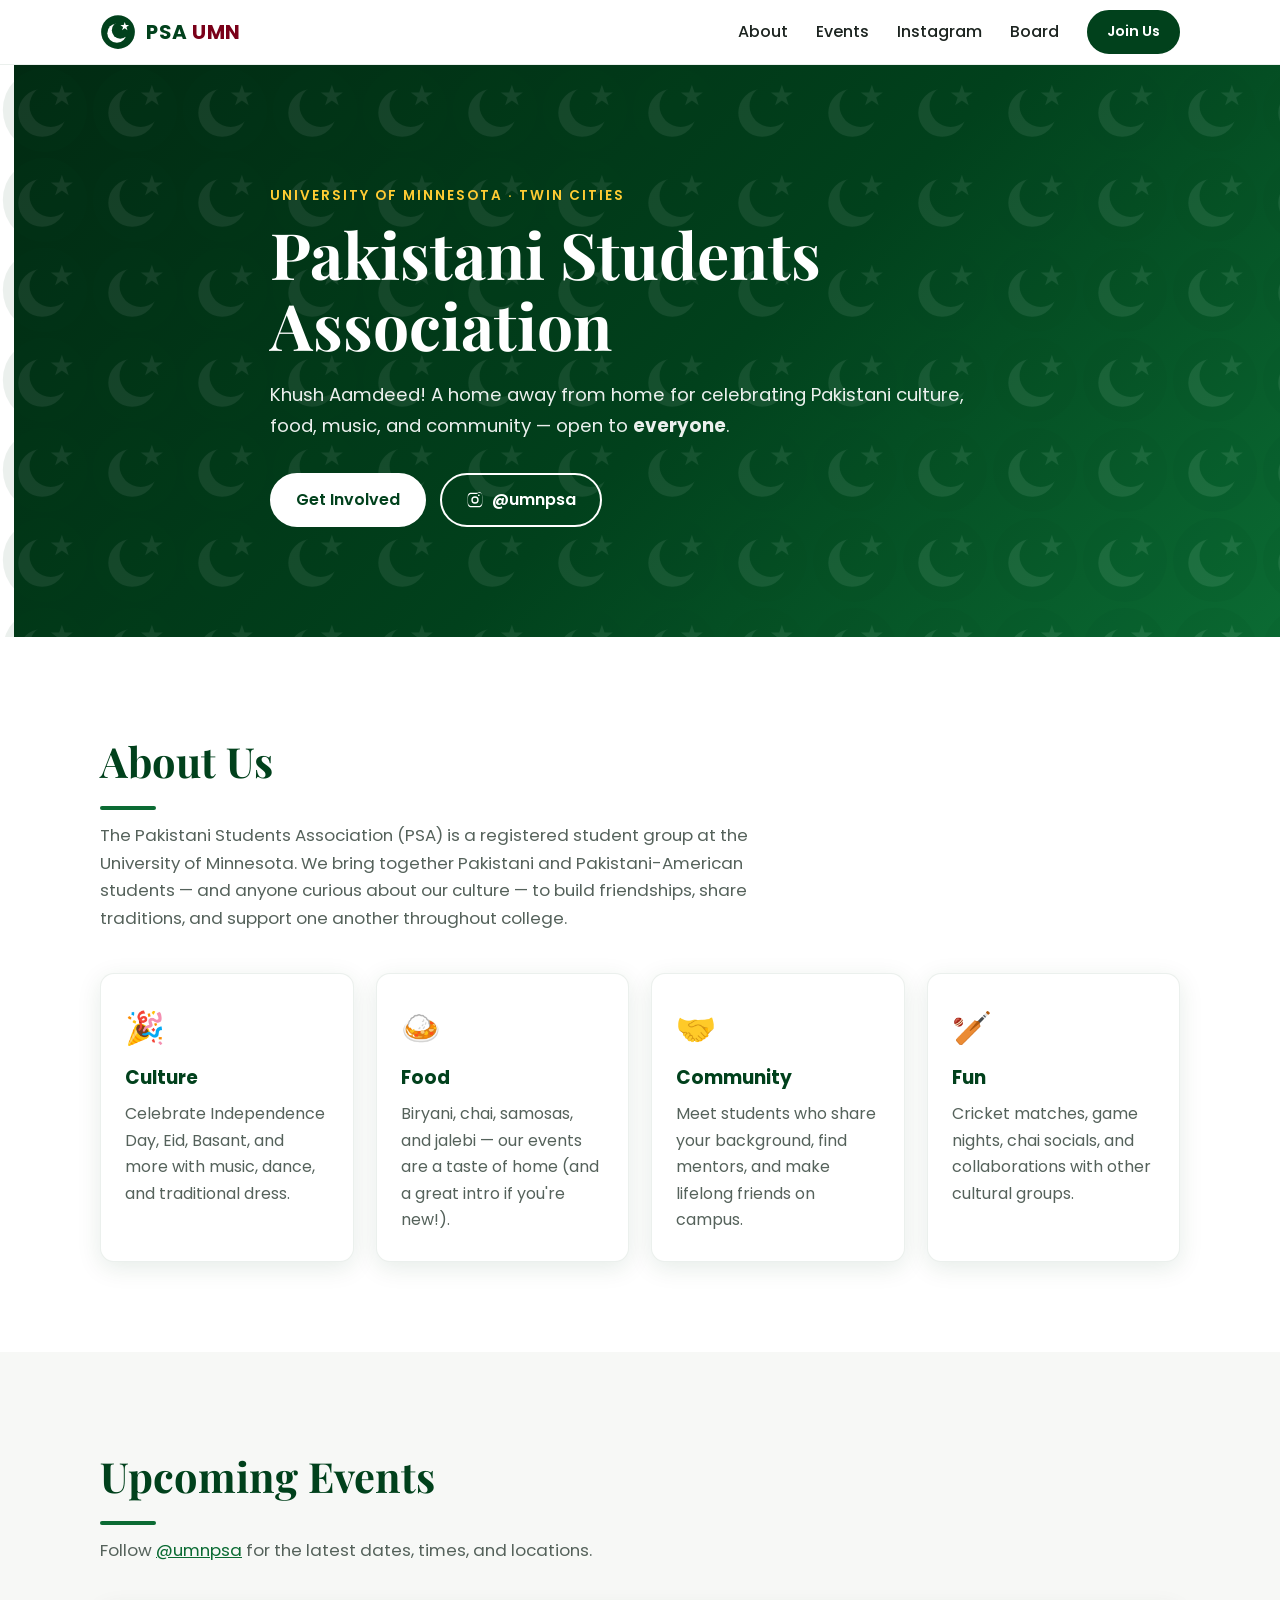
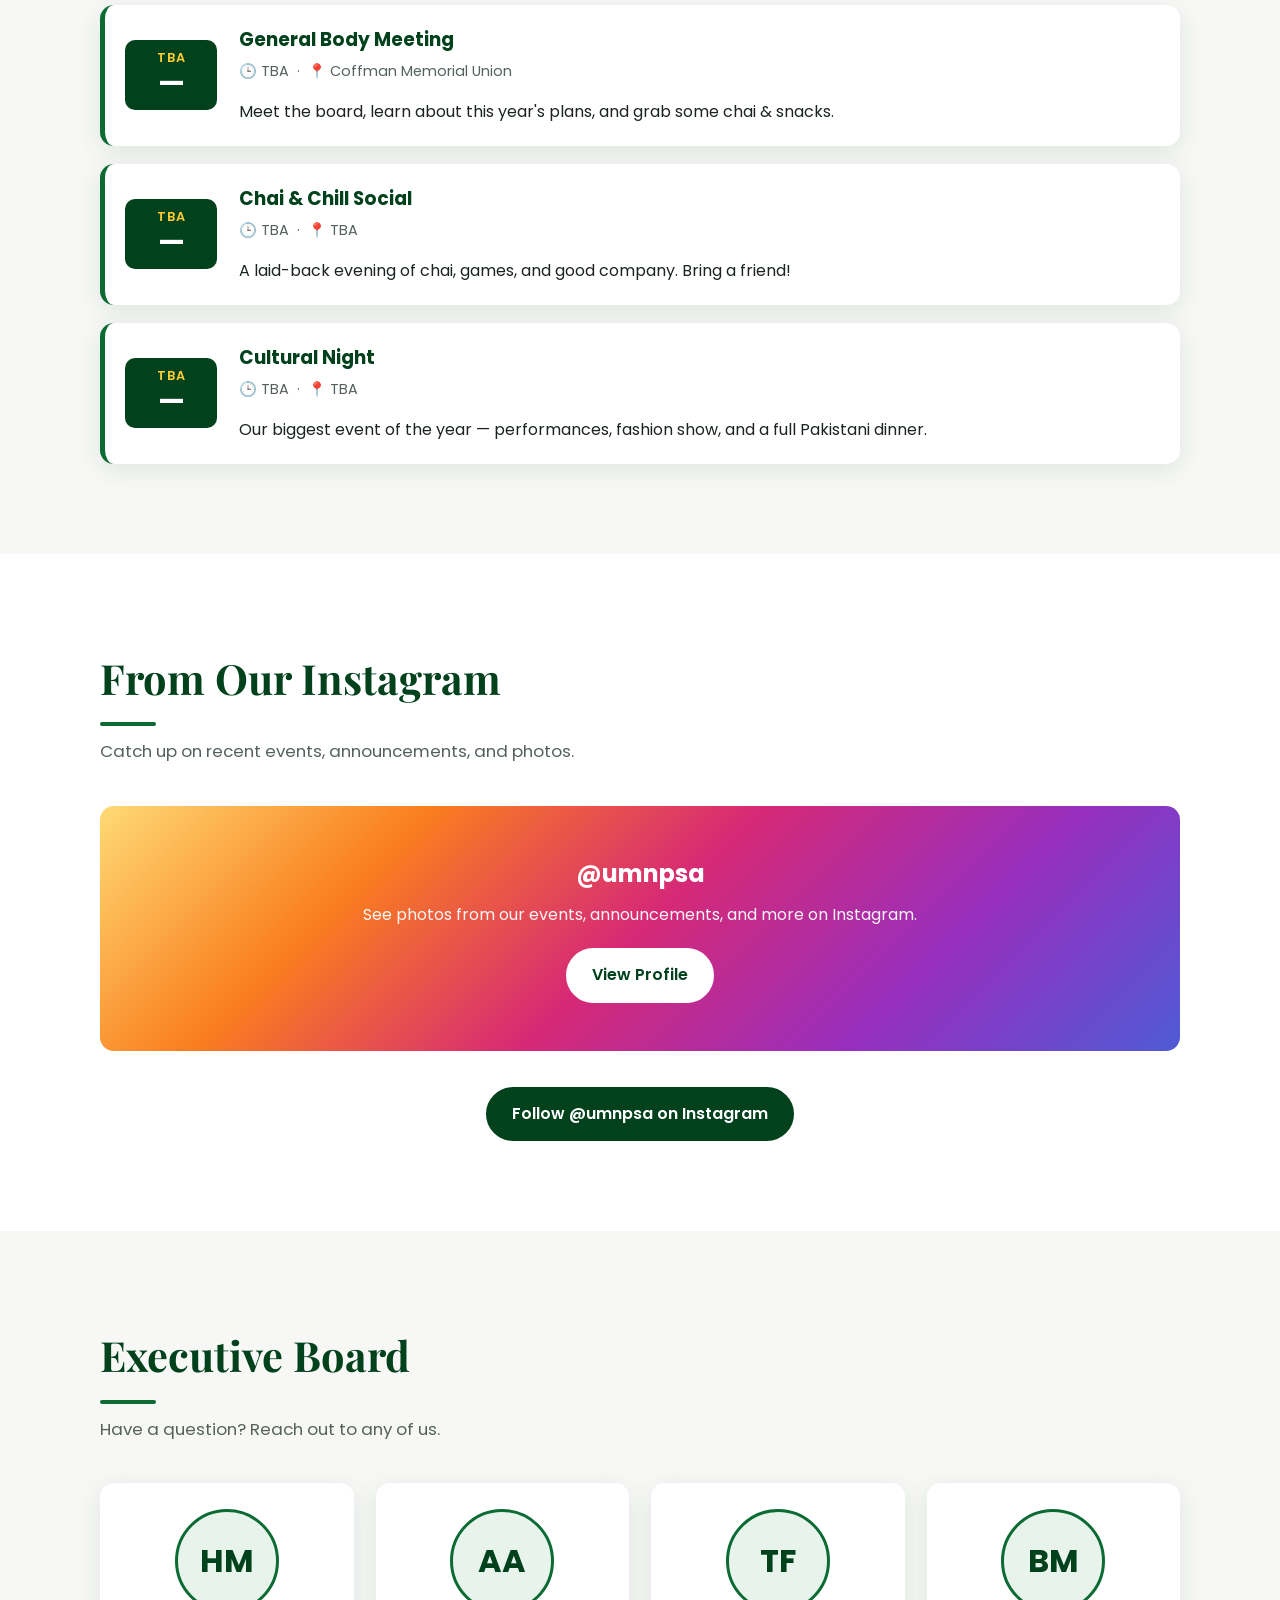
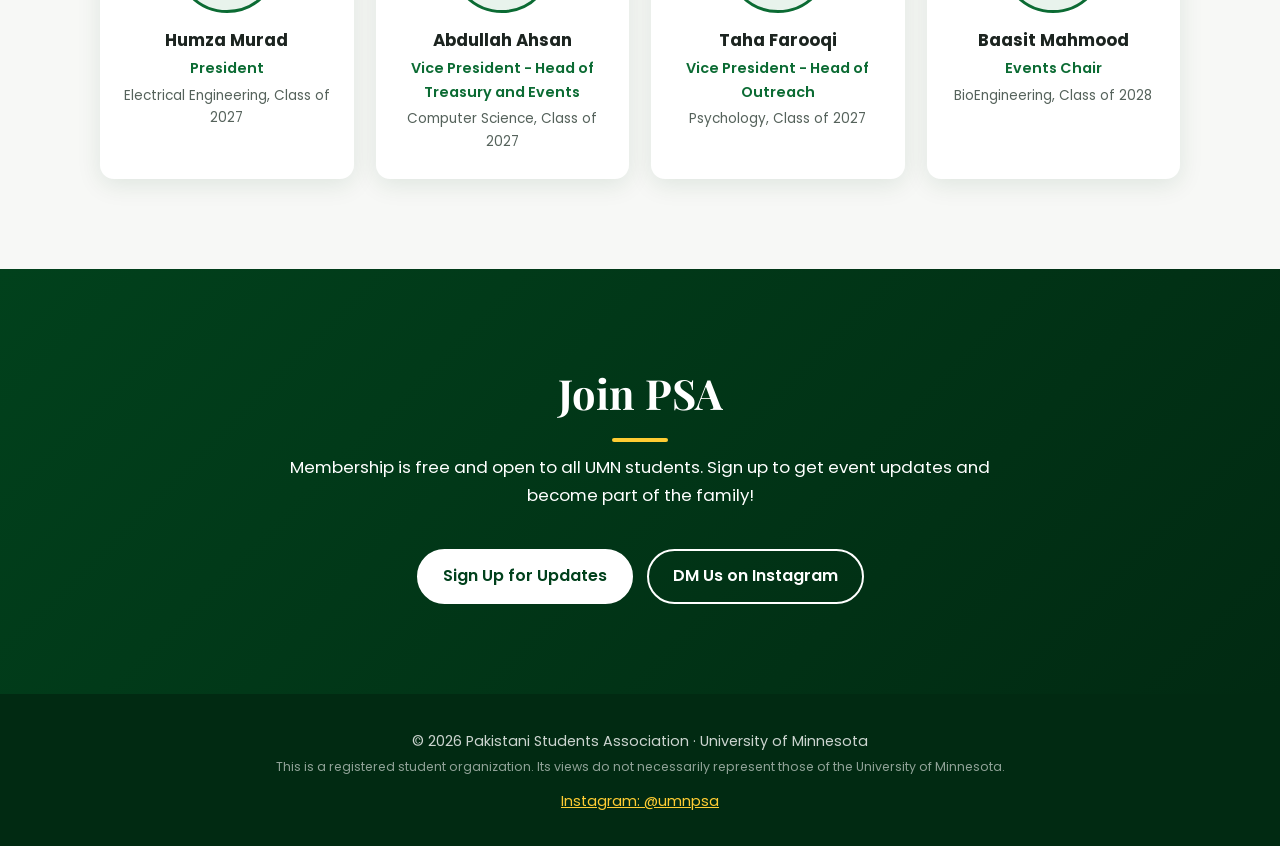
<file: index.html>
<!doctype html>
<html lang="en">
<head>
  <meta charset="utf-8" />
  <meta name="viewport" content="width=device-width, initial-scale=1" />
  <title>Pakistani Students Association | University of Minnesota</title>
  <meta name="description" content="The Pakistani Students Association (PSA) at the University of Minnesota – Twin Cities. Culture, community, food, and events for students of all backgrounds." />
  <meta name="theme-color" content="#01411C" />

  <!-- Social share preview -->
  <meta property="og:title" content="Pakistani Students Association – UMN" />
  <meta property="og:description" content="Culture, community, and events at the University of Minnesota." />
  <meta property="og:type" content="website" />

  <link rel="icon" href="assets/favicon.svg" type="image/svg+xml" />
  <link rel="preconnect" href="https://fonts.googleapis.com" />
  <link rel="preconnect" href="https://fonts.gstatic.com" crossorigin />
  <link href="https://fonts.googleapis.com/css2?family=Poppins:wght@400;500;600;700&family=Playfair+Display:wght@600;700&display=swap" rel="stylesheet" />
  <link rel="stylesheet" href="css/styles.css" />
</head>
<body>
  <!-- ===== Header / Nav ===== -->
  <header class="site-header" id="top">
    <div class="container nav-wrap">
      <a href="#top" class="brand" aria-label="PSA home">
        <img src="assets/favicon.svg" alt="" class="brand-logo" width="36" height="36" />
        <span class="brand-text">PSA <span class="brand-sub">UMN</span></span>
      </a>

      <button class="nav-toggle" aria-label="Open menu" aria-expanded="false" aria-controls="nav-menu">
        <span></span><span></span><span></span>
      </button>

      <nav id="nav-menu" class="nav-menu">
        <a href="#about">About</a>
        <a href="#events">Events</a>
        <a href="#instagram">Instagram</a>
        <a href="#board">Board</a>
        <a href="#join" class="btn btn-small">Join Us</a>
      </nav>
    </div>
  </header>

  <main>
    <!-- ===== Hero ===== -->
    <section class="hero">
      <div class="hero-pattern" aria-hidden="true"></div>
      <div class="container hero-content">
        <p class="eyebrow">University of Minnesota · Twin Cities</p>
        <h1>Pakistani Students Association</h1>
        <p class="hero-tagline">Khush Aamdeed! A home away from home for celebrating Pakistani culture, food, music, and community — open to <strong>everyone</strong>.</p>
        <div class="hero-actions">
          <a href="#join" class="btn btn-light">Get Involved</a>
          <a href="https://www.instagram.com/umnpsa/" target="_blank" rel="noopener" class="btn btn-outline-light">
            <svg class="icon" viewBox="0 0 24 24" aria-hidden="true"><path d="M12 2.2c3.2 0 3.6 0 4.8.1 1.2.1 1.8.2 2.2.4.6.2 1 .5 1.4.9.4.4.7.8.9 1.4.2.4.4 1.1.4 2.2.1 1.3.1 1.6.1 4.8s0 3.6-.1 4.8c-.1 1.2-.2 1.8-.4 2.2-.2.6-.5 1-.9 1.4-.4.4-.8.7-1.4.9-.4.2-1.1.4-2.2.4-1.3.1-1.6.1-4.8.1s-3.6 0-4.8-.1c-1.2-.1-1.8-.2-2.2-.4-.6-.2-1-.5-1.4-.9-.4-.4-.7-.8-.9-1.4-.2-.4-.4-1.1-.4-2.2C2.2 15.6 2.2 15.2 2.2 12s0-3.6.1-4.8c.1-1.2.2-1.8.4-2.2.2-.6.5-1 .9-1.4.4-.4.8-.7 1.4-.9.4-.2 1.1-.4 2.2-.4C8.4 2.2 8.8 2.2 12 2.2zm0 1.8c-3.1 0-3.5 0-4.7.1-1.1.1-1.7.2-2.1.4-.5.2-.9.4-1.3.8-.4.4-.6.8-.8 1.3-.2.4-.3 1-.4 2.1C2.6 9.9 2.6 10.3 2.6 12s0 2.1.1 3.3c.1 1.1.2 1.7.4 2.1.2.5.4.9.8 1.3.4.4.8.6 1.3.8.4.2 1 .3 2.1.4 1.2.1 1.6.1 4.7.1s3.5 0 4.7-.1c1.1-.1 1.7-.2 2.1-.4.5-.2.9-.4 1.3-.8.4-.4.6-.8.8-1.3.2-.4.3-1 .4-2.1.1-1.2.1-1.6.1-4.7s0-3.5-.1-4.7c-.1-1.1-.2-1.7-.4-2.1-.2-.5-.4-.9-.8-1.3-.4-.4-.8-.6-1.3-.8-.4-.2-1-.3-2.1-.4C15.5 4 15.1 4 12 4zm0 3.1a4.9 4.9 0 1 1 0 9.8 4.9 4.9 0 0 1 0-9.8zm0 8a3.1 3.1 0 1 0 0-6.2 3.1 3.1 0 0 0 0 6.2zm5.1-8.3a1.1 1.1 0 1 1 0-2.3 1.1 1.1 0 0 1 0 2.3z"/></svg>
            @umnpsa
          </a>
        </div>
      </div>
    </section>

    <!-- ===== About ===== -->
    <section id="about" class="section">
      <div class="container">
        <h2 class="section-title">About Us</h2>
        <p class="section-lead">
          The Pakistani Students Association (PSA) is a registered student group at the University of Minnesota.
          We bring together Pakistani and Pakistani-American students — and anyone curious about our culture —
          to build friendships, share traditions, and support one another throughout college.
        </p>

        <div class="cards">
          <article class="card">
            <div class="card-icon" aria-hidden="true">🎉</div>
            <h3>Culture</h3>
            <p>Celebrate Independence Day, Eid, Basant, and more with music, dance, and traditional dress.</p>
          </article>
          <article class="card">
            <div class="card-icon" aria-hidden="true">🍛</div>
            <h3>Food</h3>
            <p>Biryani, chai, samosas, and jalebi — our events are a taste of home (and a great intro if you're new!).</p>
          </article>
          <article class="card">
            <div class="card-icon" aria-hidden="true">🤝</div>
            <h3>Community</h3>
            <p>Meet students who share your background, find mentors, and make lifelong friends on campus.</p>
          </article>
          <article class="card">
            <div class="card-icon" aria-hidden="true">🏏</div>
            <h3>Fun</h3>
            <p>Cricket matches, game nights, chai socials, and collaborations with other cultural groups.</p>
          </article>
        </div>
      </div>
    </section>

    <!-- ===== Events (populated from js/main.js) ===== -->
    <section id="events" class="section section-alt">
      <div class="container">
        <h2 class="section-title">Upcoming Events</h2>
        <p class="section-lead">Follow <a href="https://www.instagram.com/umnpsa/" target="_blank" rel="noopener">@umnpsa</a> for the latest dates, times, and locations.</p>
        <div id="events-list" class="events"></div>
      </div>
    </section>

    <!-- ===== Instagram ===== -->
    <section id="instagram" class="section">
      <div class="container">
        <h2 class="section-title">From Our Instagram</h2>
        <p class="section-lead">Catch up on recent events, announcements, and photos.</p>

        <!-- Embedded posts are injected here from the list in js/main.js -->
        <div id="ig-feed" class="ig-feed"></div>

        <div class="ig-cta">
          <a href="https://www.instagram.com/umnpsa/" target="_blank" rel="noopener" class="btn">Follow @umnpsa on Instagram</a>
        </div>
      </div>
    </section>

    <!-- ===== Board (populated from js/main.js) ===== -->
    <section id="board" class="section section-alt">
      <div class="container">
        <h2 class="section-title">Executive Board</h2>
        <p class="section-lead">Have a question? Reach out to any of us.</p>
        <div id="board-list" class="board"></div>
      </div>
    </section>

    <!-- ===== Join ===== -->
    <section id="join" class="section join">
      <div class="container join-inner">
        <h2 class="section-title light">Join PSA</h2>
        <p class="section-lead light">Membership is free and open to all UMN students. Sign up to get event updates and become part of the family!</p>
        <div class="join-actions">
          <!-- TODO: replace with your Google Form / GopherLink URL -->
          <a href="#" id="signup-link" class="btn btn-light" target="_blank" rel="noopener">Sign Up for Updates</a>
          <a href="https://www.instagram.com/umnpsa/" target="_blank" rel="noopener" class="btn btn-outline-light">DM Us on Instagram</a>
        </div>
        <!-- Shown only if CONFIG.contactEmail is set in js/main.js -->
        <p class="join-email" id="join-email" hidden>Or email us: <a id="contact-email" href="#"></a></p>
      </div>
    </section>
  </main>

  <!-- ===== Footer ===== -->
  <footer class="site-footer">
    <div class="container footer-inner">
      <p>&copy; <span id="year"></span> Pakistani Students Association · University of Minnesota</p>
      <p class="footer-note">This is a registered student organization. Its views do not necessarily represent those of the University of Minnesota.</p>
      <a href="https://www.instagram.com/umnpsa/" target="_blank" rel="noopener" class="footer-ig">Instagram: @umnpsa</a>
    </div>
  </footer>

  <script src="js/main.js"></script>
</body>
</html>
</file>
<file: css/styles.css>
/* =========================================================
   PSA @ UMN — styles
   Colors are inspired by the Pakistani flag (green & white)
   with a maroon/gold nod to the University of Minnesota.
   ========================================================= */

:root {
  --green-900: #012a12;
  --green-800: #01411c;   /* Pakistan flag green */
  --green-600: #0b6b33;
  --green-100: #e8f3ec;
  --white: #ffffff;
  --off-white: #f7f8f6;
  --text: #1c2420;
  --text-muted: #55625b;
  --maroon: #7a0019;      /* UMN maroon */
  --gold: #ffcc33;        /* UMN gold */
  --radius: 14px;
  --shadow: 0 6px 24px rgba(1, 65, 28, 0.10);
  --max-width: 1120px;
  --font-body: "Poppins", system-ui, -apple-system, "Segoe UI", Roboto, sans-serif;
  --font-display: "Playfair Display", Georgia, serif;
}

*,
*::before,
*::after { box-sizing: border-box; }

html { scroll-behavior: smooth; scroll-padding-top: 72px; }

body {
  margin: 0;
  font-family: var(--font-body);
  color: var(--text);
  background: var(--white);
  line-height: 1.65;
  -webkit-font-smoothing: antialiased;
}

img { max-width: 100%; display: block; }
a { color: var(--green-600); }
a:hover { color: var(--green-800); }

.container {
  width: 100%;
  max-width: var(--max-width);
  margin: 0 auto;
  padding: 0 20px;
}

/* ---------- Buttons ---------- */
.btn {
  display: inline-flex;
  align-items: center;
  gap: 8px;
  padding: 12px 24px;
  border-radius: 999px;
  border: 2px solid var(--green-800);
  background: var(--green-800);
  color: var(--white);
  font-weight: 600;
  text-decoration: none;
  transition: transform .15s ease, background .2s ease, color .2s ease;
}
.btn:hover { background: var(--green-600); border-color: var(--green-600); color: var(--white); transform: translateY(-2px); }
.btn-small { padding: 8px 18px; font-size: .9rem; }
.btn-light { background: var(--white); border-color: var(--white); color: var(--green-800); }
.btn-light:hover { background: var(--green-100); border-color: var(--green-100); color: var(--green-800); }
.btn-outline-light { background: transparent; border-color: var(--white); color: var(--white); }
.btn-outline-light:hover { background: var(--white); border-color: var(--white); color: var(--green-800); }
.icon { width: 18px; height: 18px; fill: currentColor; }

/* ---------- Header ---------- */
.site-header {
  position: sticky;
  top: 0;
  z-index: 100;
  background: rgba(255, 255, 255, 0.95);
  backdrop-filter: blur(8px);
  border-bottom: 1px solid rgba(1, 65, 28, 0.08);
}
.nav-wrap { display: flex; align-items: center; justify-content: space-between; height: 64px; }
.brand { display: flex; align-items: center; gap: 10px; text-decoration: none; color: var(--green-800); }
.brand-logo { width: 36px; height: 36px; }
.brand-text { font-weight: 700; font-size: 1.25rem; letter-spacing: .5px; }
.brand-sub { color: var(--maroon); }

.nav-menu { display: flex; align-items: center; gap: 28px; }
.nav-menu a:not(.btn) { color: var(--text); text-decoration: none; font-weight: 500; }
.nav-menu a:not(.btn):hover { color: var(--green-600); }

.nav-toggle { display: none; background: none; border: 0; padding: 8px; cursor: pointer; }
.nav-toggle span { display: block; width: 24px; height: 2px; margin: 5px 0; background: var(--green-800); transition: transform .2s, opacity .2s; }
.nav-toggle[aria-expanded="true"] span:nth-child(1) { transform: translateY(7px) rotate(45deg); }
.nav-toggle[aria-expanded="true"] span:nth-child(2) { opacity: 0; }
.nav-toggle[aria-expanded="true"] span:nth-child(3) { transform: translateY(-7px) rotate(-45deg); }

/* ---------- Hero ---------- */
.hero {
  position: relative;
  overflow: hidden;
  color: var(--white);
  background: linear-gradient(135deg, var(--green-900) 0%, var(--green-800) 55%, var(--green-600) 100%);
  padding: 120px 0 110px;
}
/* White band on the left echoes the flag's hoist */
.hero::before {
  content: "";
  position: absolute;
  inset: 0 auto 0 0;
  width: 14px;
  background: var(--white);
}
.hero-pattern {
  position: absolute;
  inset: 0;
  opacity: .08;
  background-image: url("../assets/favicon.svg");
  background-size: 90px;
  background-repeat: repeat;
  pointer-events: none;
}
.hero-content { position: relative; max-width: 780px; }
.eyebrow { text-transform: uppercase; letter-spacing: 2px; font-size: .85rem; color: var(--gold); margin: 0 0 12px; font-weight: 600; }
.hero h1 { font-family: var(--font-display); font-size: clamp(2.4rem, 6vw, 4rem); line-height: 1.1; margin: 0 0 20px; }
.hero-tagline { font-size: 1.15rem; opacity: .92; margin: 0 0 32px; }
.hero-actions { display: flex; flex-wrap: wrap; gap: 14px; }

/* ---------- Sections ---------- */
.section { padding: 90px 0; }
.section-alt { background: var(--off-white); }
.section-title {
  font-family: var(--font-display);
  font-size: clamp(1.9rem, 4vw, 2.6rem);
  color: var(--green-800);
  margin: 0 0 12px;
  position: relative;
}
.section-title::after {
  content: "";
  display: block;
  width: 56px;
  height: 4px;
  margin-top: 10px;
  border-radius: 2px;
  background: var(--green-600);
}
.section-lead { color: var(--text-muted); max-width: 720px; font-size: 1.05rem; margin: 0 0 40px; }
.light { color: var(--white) !important; }
.section-title.light::after { background: var(--gold); }

/* ---------- About cards ---------- */
.cards { display: grid; grid-template-columns: repeat(auto-fit, minmax(230px, 1fr)); gap: 22px; }
.card {
  background: var(--white);
  border: 1px solid rgba(1, 65, 28, 0.08);
  border-radius: var(--radius);
  padding: 28px 24px;
  box-shadow: var(--shadow);
  transition: transform .2s ease;
}
.card:hover { transform: translateY(-4px); }
.card-icon { font-size: 2rem; margin-bottom: 8px; }
.card h3 { margin: 0 0 8px; color: var(--green-800); }
.card p { margin: 0; color: var(--text-muted); }

/* ---------- Events ---------- */
.events { display: grid; gap: 18px; }
.event {
  display: grid;
  grid-template-columns: 92px 1fr;
  gap: 22px;
  align-items: center;
  background: var(--white);
  border-radius: var(--radius);
  padding: 20px;
  box-shadow: var(--shadow);
  border-left: 5px solid var(--green-600);
}
.event-date {
  text-align: center;
  background: var(--green-800);
  color: var(--white);
  border-radius: 10px;
  padding: 10px 0;
  line-height: 1.2;
}
.event-month { display: block; text-transform: uppercase; font-size: .8rem; letter-spacing: 1px; color: var(--gold); font-weight: 600; }
.event-day { display: block; font-size: 1.8rem; font-weight: 700; }
.event h3 { margin: 0 0 4px; color: var(--green-800); }
.event-meta { margin: 0 0 6px; font-size: .9rem; color: var(--text-muted); }
.event p:last-child { margin-bottom: 0; }
.empty-note { color: var(--text-muted); font-style: italic; }

/* ---------- Instagram ---------- */
.ig-feed {
  display: grid;
  grid-template-columns: repeat(auto-fill, minmax(320px, 1fr));
  gap: 24px;
  justify-items: center;
}
.ig-feed .instagram-media { margin: 0 !important; min-width: 0 !important; width: 100% !important; }
.ig-placeholder {
  grid-column: 1 / -1;
  width: 100%;
  text-align: center;
  padding: 48px 24px;
  border-radius: var(--radius);
  background: linear-gradient(135deg, #feda75, #fa7e1e, #d62976, #962fbf, #4f5bd5);
  color: var(--white);
}
.ig-placeholder h3 { margin: 0 0 8px; font-size: 1.5rem; }
.ig-placeholder p { margin: 0 0 20px; opacity: .95; }
.ig-cta { text-align: center; margin-top: 36px; }

/* ---------- Board ---------- */
.board { display: grid; grid-template-columns: repeat(auto-fill, minmax(200px, 1fr)); gap: 22px; }
.member {
  background: var(--white);
  border-radius: var(--radius);
  padding: 26px 20px;
  text-align: center;
  box-shadow: var(--shadow);
}
.member-photo {
  width: 104px;
  height: 104px;
  border-radius: 50%;
  margin: 0 auto 14px;
  object-fit: cover;
  background: var(--green-100);
  color: var(--green-800);
  display: flex;
  align-items: center;
  justify-content: center;
  font-size: 2rem;
  font-weight: 700;
  border: 3px solid var(--green-600);
}
.member h3 { margin: 0; font-size: 1.05rem; }
.member-role { margin: 2px 0 0; color: var(--green-600); font-weight: 600; font-size: .9rem; }
.member-major { margin: 4px 0 0; color: var(--text-muted); font-size: .85rem; }

/* ---------- Join ---------- */
.join { background: linear-gradient(135deg, var(--green-800), var(--green-900)); color: var(--white); text-align: center; }
.join-inner { display: flex; flex-direction: column; align-items: center; }
.join .section-title::after { margin-left: auto; margin-right: auto; }
.join-actions { display: flex; flex-wrap: wrap; justify-content: center; gap: 14px; }
.join-email { margin-top: 28px; opacity: .9; }
.join-email a { color: var(--gold); }

/* ---------- Footer ---------- */
.site-footer { background: var(--green-900); color: rgba(255, 255, 255, .8); padding: 32px 0; font-size: .9rem; }
.footer-inner { text-align: center; }
.footer-inner p { margin: 4px 0; }
.footer-note { font-size: .78rem; opacity: .7; }
.footer-ig { color: var(--gold); display: inline-block; margin-top: 8px; }

/* ---------- Responsive ---------- */
@media (max-width: 760px) {
  .nav-toggle { display: block; }
  .nav-menu {
    position: absolute;
    top: 64px;
    left: 0;
    right: 0;
    flex-direction: column;
    gap: 0;
    background: var(--white);
    border-bottom: 1px solid rgba(1, 65, 28, 0.1);
    box-shadow: 0 10px 20px rgba(0, 0, 0, .06);
    max-height: 0;
    overflow: hidden;
    transition: max-height .3s ease;
  }
  .nav-menu.open { max-height: 400px; }
  .nav-menu a { padding: 14px 20px; width: 100%; text-align: center; }
  .nav-menu .btn { width: auto; margin: 8px 0 18px; }

  .hero { padding: 90px 0 80px; }
  .section { padding: 64px 0; }
  .event { grid-template-columns: 72px 1fr; gap: 16px; }
  .ig-feed { grid-template-columns: 1fr; }
}

@media (prefers-reduced-motion: reduce) {
  html { scroll-behavior: auto; }
  * { transition: none !important; }
}
</file>
